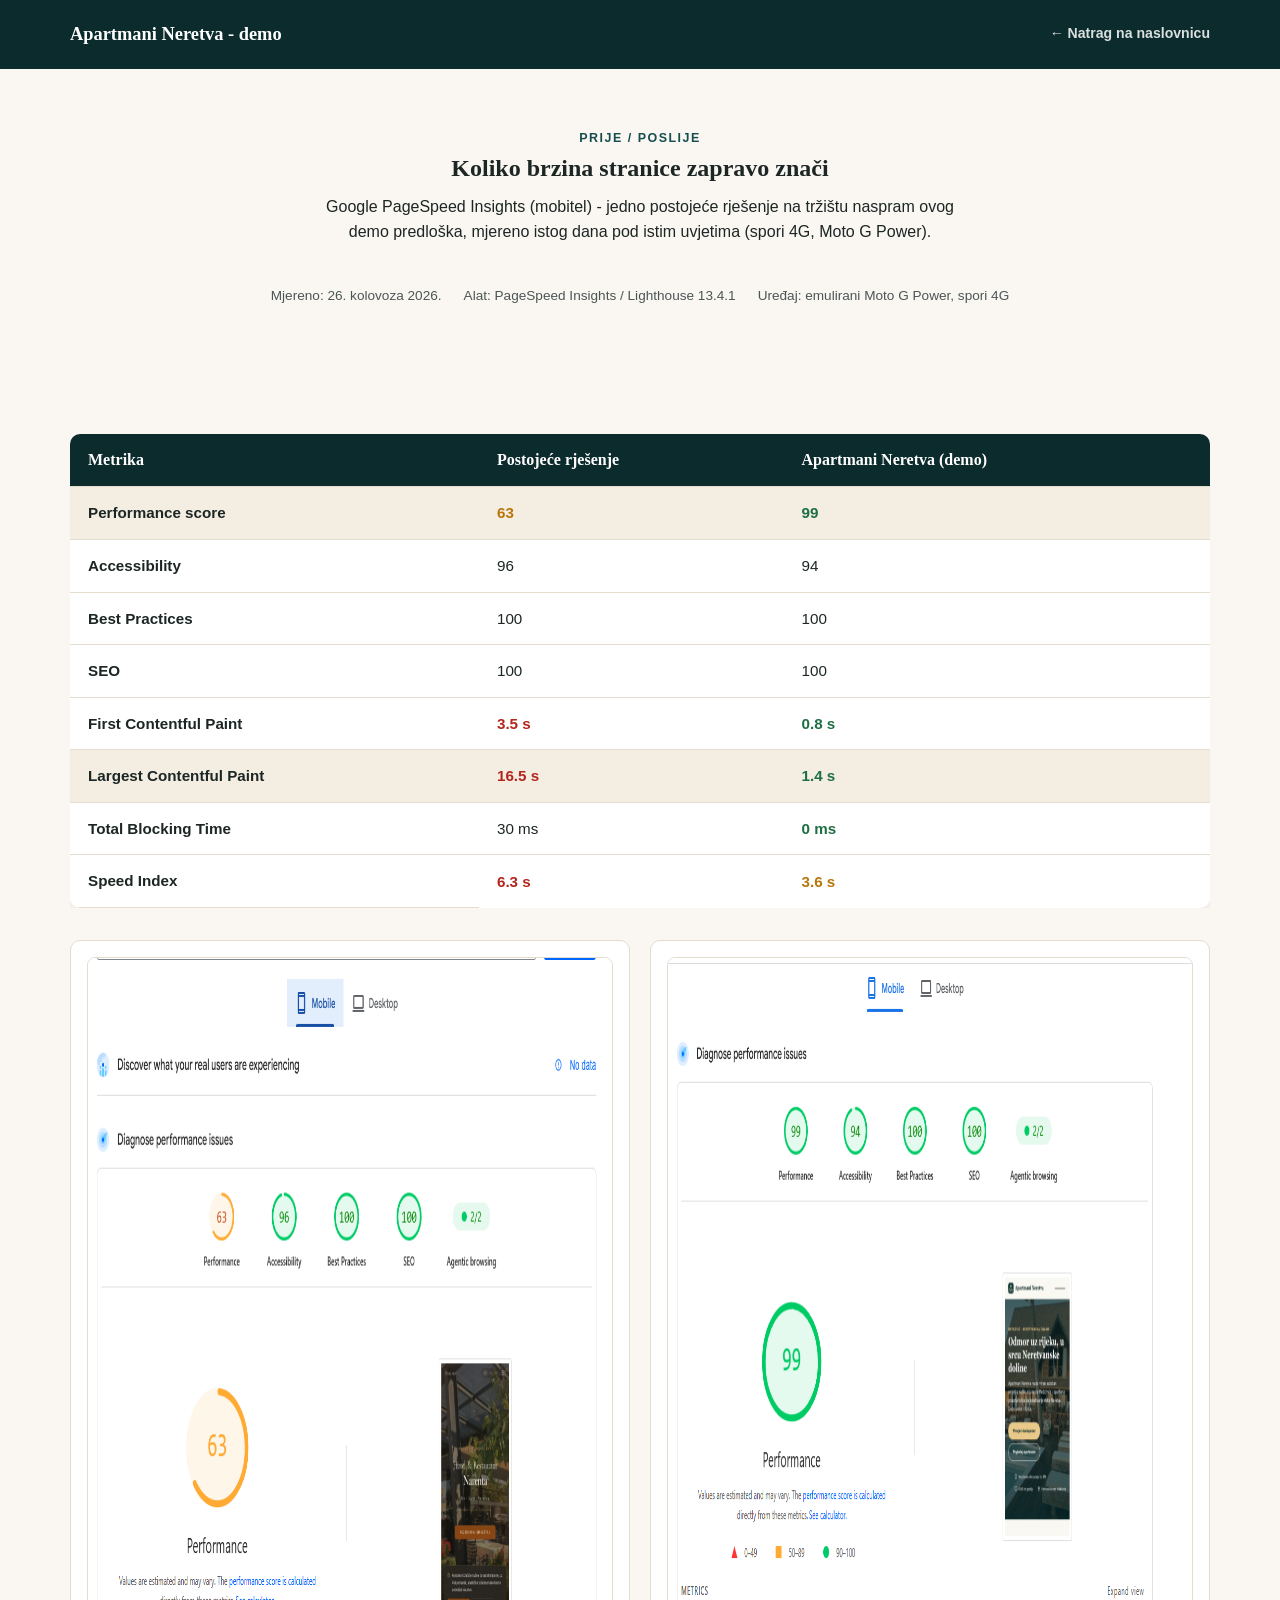
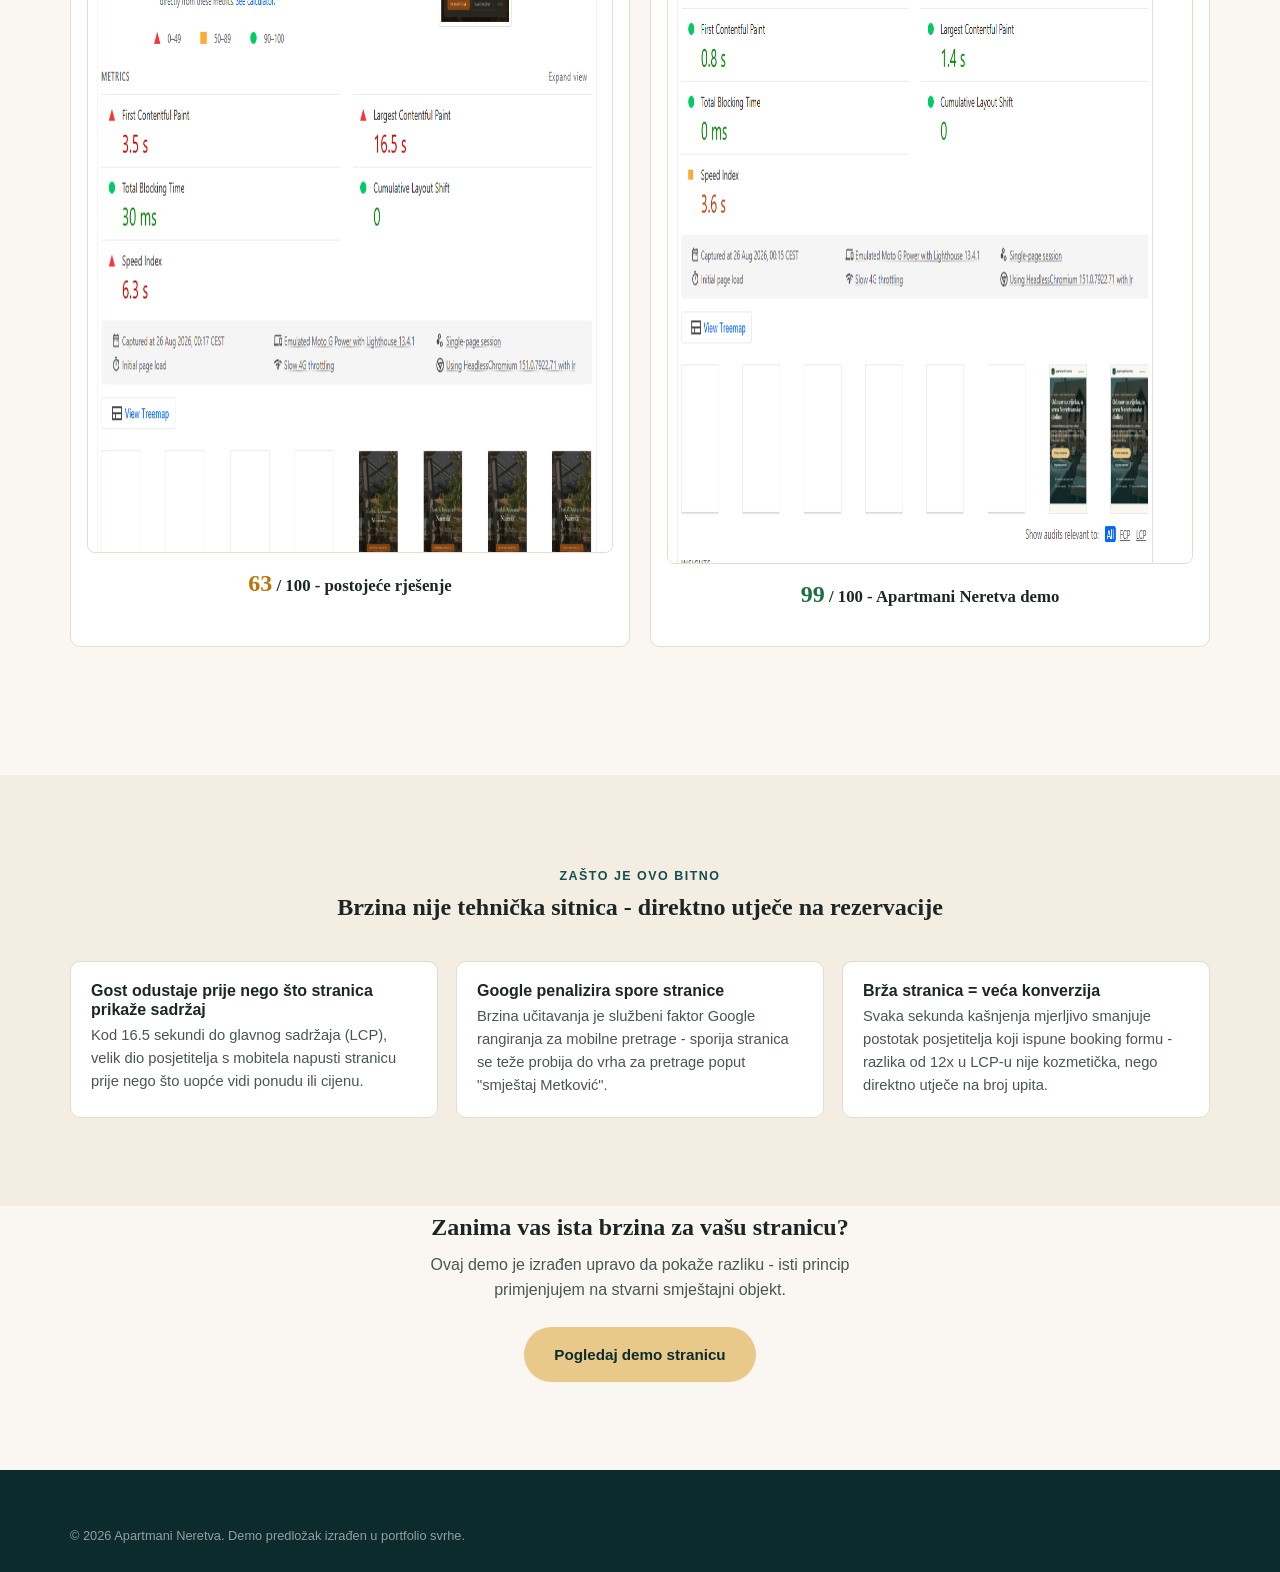
<file: usporedba.html>
<!DOCTYPE html>
<html lang="hr">
<head>
<meta charset="UTF-8">
<meta name="viewport" content="width=device-width, initial-scale=1">
<title>Prije/poslije: usporedba brzine | Apartmani Neretva demo</title>
<meta name="description" content="Usporedba Google PageSpeed rezultata - postojeće rješenje na tržištu naspram demo predloška Apartmani Neretva. Razlika u brzini učitavanja i utjecaj na goste i SEO.">
<meta name="robots" content="noindex">
<link rel="icon" type="image/svg+xml" href="favicon.svg">
<link rel="stylesheet" href="css/style.css">
</head>
<body>

<header class="simple-header">
  <div class="container">
    <span class="brand-name" style="font-family:var(--serif);font-weight:700;">Apartmani Neretva - demo</span>
    <a class="back-link" href="index.html">&larr; Natrag na naslovnicu</a>
  </div>
</header>

<main>
  <section class="compare-hero">
    <div class="container">
      <div class="section-head center">
        <p class="eyebrow">Prije / poslije</p>
        <h1 style="font-size:clamp(1.7rem,4vw+1rem,2.6rem)">Koliko brzina stranice zapravo znači</h1>
        <p>Google PageSpeed Insights (mobitel) - jedno postojeće rješenje na tržištu naspram ovog demo predloška, mjereno istog dana pod istim uvjetima (spori 4G, Moto G Power).</p>
      </div>
      <div class="compare-meta">
        <span>Mjereno: 26. kolovoza 2026.</span>
        <span>Alat: PageSpeed Insights / Lighthouse 13.4.1</span>
        <span>Uređaj: emulirani Moto G Power, spori 4G</span>
      </div>
    </div>
  </section>

  <section>
    <div class="container">
      <div class="table-scroll">
        <table class="compare-table">
          <thead>
            <tr>
              <th>Metrika</th>
              <th>Postojeće rješenje</th>
              <th>Apartmani Neretva (demo)</th>
            </tr>
          </thead>
          <tbody>
            <tr class="highlight-row">
              <th scope="row">Performance score</th>
              <td class="metric-mid">63</td>
              <td class="metric-good">99</td>
            </tr>
            <tr>
              <th scope="row">Accessibility</th>
              <td>96</td>
              <td>94</td>
            </tr>
            <tr>
              <th scope="row">Best Practices</th>
              <td>100</td>
              <td>100</td>
            </tr>
            <tr>
              <th scope="row">SEO</th>
              <td>100</td>
              <td>100</td>
            </tr>
            <tr>
              <th scope="row">First Contentful Paint</th>
              <td class="metric-bad">3.5 s</td>
              <td class="metric-good">0.8 s</td>
            </tr>
            <tr class="highlight-row">
              <th scope="row">Largest Contentful Paint</th>
              <td class="metric-bad">16.5 s</td>
              <td class="metric-good">1.4 s</td>
            </tr>
            <tr>
              <th scope="row">Total Blocking Time</th>
              <td>30 ms</td>
              <td class="metric-good">0 ms</td>
            </tr>
            <tr>
              <th scope="row">Speed Index</th>
              <td class="metric-bad">6.3 s</td>
              <td class="metric-mid">3.6 s</td>
            </tr>
          </tbody>
        </table>
      </div>

      <div class="shots-grid">
        <div class="shot-card">
          <img src="images/pagespeed-hotel-narenta-mobile.png" alt="PageSpeed Insights rezultati za postojeće rješenje na tržištu - performance 63" loading="lazy" width="1007" height="1196">
          <p class="score-line"><span class="n metric-mid">63</span> / 100 - postojeće rješenje</p>
        </div>
        <div class="shot-card">
          <img src="images/pagespeed-apartmani-neretva-mobile.png" alt="PageSpeed Insights rezultati za Apartmani Neretva demo - performance 99" loading="lazy" width="1057" height="1207">
          <p class="score-line"><span class="n metric-good">99</span> / 100 - Apartmani Neretva demo</p>
        </div>
      </div>
    </div>
  </section>

  <section style="background:var(--cream-100)">
    <div class="container">
      <div class="section-head center">
        <p class="eyebrow">Zašto je ovo bitno</p>
        <h2>Brzina nije tehnička sitnica - direktno utječe na rezervacije</h2>
      </div>
      <div class="why-grid">
        <div class="why-card">
          <h3>Gost odustaje prije nego što stranica prikaže sadržaj</h3>
          <p>Kod 16.5 sekundi do glavnog sadržaja (LCP), velik dio posjetitelja s mobitela napusti stranicu prije nego što uopće vidi ponudu ili cijenu.</p>
        </div>
        <div class="why-card">
          <h3>Google penalizira spore stranice</h3>
          <p>Brzina učitavanja je službeni faktor Google rangiranja za mobilne pretrage - sporija stranica se teže probija do vrha za pretrage poput "smještaj Metković".</p>
        </div>
        <div class="why-card">
          <h3>Brža stranica = veća konverzija</h3>
          <p>Svaka sekunda kašnjenja mjerljivo smanjuje postotak posjetitelja koji ispune booking formu - razlika od 12x u LCP-u nije kozmetička, nego direktno utječe na broj upita.</p>
        </div>
      </div>
    </div>
  </section>

  <section class="compare-cta">
    <div class="container">
      <h2>Zanima vas ista brzina za vašu stranicu?</h2>
      <p style="max-width:52ch;margin:0 auto 24px;color:var(--ink-600)">Ovaj demo je izrađen upravo da pokaže razliku - isti princip primjenjujem na stvarni smještajni objekt.</p>
      <a class="btn btn-primary" href="index.html#kontakt">Pogledaj demo stranicu</a>
    </div>
  </section>
</main>

<footer class="site-footer">
  <div class="container footer-bottom" style="border-top:none;padding-top:0;">
    <span>© 2026 Apartmani Neretva. Demo predložak izrađen u portfolio svrhe.</span>
  </div>
</footer>

</body>
</html>
</file>
<file: css/style.css>
/* Apartmani Neretva — demo landing template
   Mobile-first, no external fonts/libraries. */

:root{
  --teal-950: #0b2b2c;
  --teal-900: #0f3d3e;
  --teal-800: #164e4f;
  --sand-500: #e8c98a;
  --sand-600: #d4b06c;
  --cream-50: #faf7f2;
  --cream-100: #f3ede2;
  --ink-900: #1c2624;
  --ink-600: #4a5654;
  --ink-400: #7c8886;
  --line: #e4ddce;
  --radius: 10px;
  --shadow: 0 12px 30px -14px rgba(15, 61, 62, .35);
  --serif: Georgia, "Iowan Old Style", "Palatino Linotype", "URW Palladio L", Palatino, serif;
  --sans: -apple-system, BlinkMacSystemFont, "Segoe UI", Roboto, Helvetica, Arial, sans-serif;
  --wrap: 1180px;
}

*, *::before, *::after{ box-sizing: border-box; }
html{ scroll-behavior: smooth; }
body{
  margin: 0;
  font-family: var(--sans);
  color: var(--ink-900);
  background: var(--cream-50);
  line-height: 1.55;
  -webkit-font-smoothing: antialiased;
}
img{ max-width: 100%; display: block; }
a{ color: inherit; }
h1, h2, h3{ font-family: var(--serif); font-weight: 600; margin: 0 0 .5em; line-height: 1.15; }
p{ margin: 0 0 1em; }
.container{ width: 100%; max-width: var(--wrap); margin: 0 auto; padding: 0 20px; }
section{ padding: 64px 0; }
.eyebrow{
  display: inline-block; font-size: .78rem; letter-spacing: .12em; text-transform: uppercase;
  color: var(--teal-800); font-weight: 700; margin-bottom: .6em;
}
.section-head{ max-width: 640px; margin: 0 0 40px; }
.section-head.center{ margin-left: auto; margin-right: auto; text-align: center; }
.btn{
  display: inline-flex; align-items: center; justify-content: center; gap: .5em;
  padding: 14px 28px; border-radius: 999px; font-weight: 700; font-size: .95rem;
  text-decoration: none; border: 2px solid transparent; cursor: pointer;
  transition: transform .15s ease, box-shadow .15s ease, background-color .15s ease;
}
.btn:active{ transform: translateY(1px); }
.btn-primary{ background: var(--sand-500); color: var(--teal-950); }
.btn-primary:hover{ background: var(--sand-600); }
.btn-outline{ background: transparent; color: #fff; border-color: rgba(255,255,255,.7); }
.btn-outline:hover{ background: rgba(255,255,255,.12); }
.btn-solid{ background: var(--teal-900); color: #fff; width: 100%; }
.btn-solid:hover{ background: var(--teal-800); }

/* ---------- Header ---------- */
.site-header{
  position: sticky; top: 0; z-index: 50;
  background: rgba(250, 247, 242, .92);
  backdrop-filter: saturate(140%) blur(6px);
  border-bottom: 1px solid var(--line);
}
.site-header .container{
  display: flex; align-items: center; justify-content: space-between; height: 68px;
}
.brand{ display: flex; align-items: center; gap: 10px; text-decoration: none; }
.brand-mark{ width: 34px; height: 34px; border-radius: 8px; }
.brand-name{ font-family: var(--serif); font-weight: 700; font-size: 1.15rem; color: var(--teal-950); }
.nav-toggle{
  display: inline-flex; background: none; border: none; padding: 8px; cursor: pointer;
}
.nav-toggle span, .nav-toggle::before, .nav-toggle::after{
  content: ""; display: block; width: 22px; height: 2px; background: var(--ink-900); margin: 5px 0;
  transition: transform .2s ease, opacity .2s ease;
}
.nav-toggle span{ margin: 5px 0; }
.main-nav{
  position: fixed; inset: 68px 0 0 0; background: var(--cream-50);
  transform: translateX(100%); transition: transform .25s ease;
  overflow-y: auto;
}
.main-nav.is-open{ transform: translateX(0); }
.main-nav ul{ list-style: none; margin: 0; padding: 24px 20px; display: flex; flex-direction: column; gap: 4px; }
.main-nav a{
  display: block; padding: 14px 6px; text-decoration: none; font-weight: 600;
  color: var(--ink-900); border-bottom: 1px solid var(--line);
}
.nav-phone{
  display: none;
}
.nav-cta{ display:none; }

@media (min-width: 900px){
  .nav-toggle{ display: none; }
  .main-nav{
    position: static; inset: auto; background: none; transform: none; overflow: visible;
  }
  .main-nav ul{ flex-direction: row; padding: 0; gap: 6px; align-items: center; }
  .main-nav a{ border-bottom: none; padding: 8px 12px; font-size: .95rem; border-radius: 999px; }
  .main-nav a:hover{ background: var(--cream-100); }
  .nav-phone{
    display: inline-flex; align-items: center; gap: 6px; font-weight: 700; color: var(--teal-900);
    text-decoration: none; margin-right: 6px; white-space: nowrap;
  }
  .nav-cta{ display: inline-flex; }
  .header-right{ display: flex; align-items: center; gap: 4px; }
}

/* ---------- Hero ---------- */
.hero{
  position: relative; color: #fff; padding: 84px 0 72px;
  display: flex; align-items: center; min-height: min(78vh, 640px);
}
.hero-media{ position: absolute; inset: 0; z-index: -2; overflow: hidden; }
.hero-media img{ width: 100%; height: 100%; object-fit: cover; }
.hero-media::after{
  content: ""; position: absolute; inset: 0;
  background: linear-gradient(180deg, rgba(11,43,44,.72) 0%, rgba(11,43,44,.55) 45%, rgba(11,43,44,.85) 100%);
}
.hero .container{ position: relative; z-index: 1; }
.hero-content{ max-width: 640px; }
.hero h1{ font-size: clamp(2rem, 5vw + 1rem, 3.2rem); color: #fff; margin-bottom: .4em; }
.hero p.lead{ font-size: 1.1rem; color: rgba(255,255,255,.92); max-width: 52ch; }
.hero-actions{ display: flex; flex-wrap: wrap; gap: 12px; margin-top: 28px; }
.hero-badges{
  display: flex; flex-wrap: wrap; gap: 18px 28px; margin-top: 40px;
  font-size: .85rem; color: rgba(255,255,255,.85);
}
.hero-badges li{ display: flex; align-items: center; gap: 8px; list-style: none; }
.hero-badges svg{ width: 18px; height: 18px; flex-shrink: 0; }

/* ---------- Gallery ---------- */
.gallery-grid{
  display: grid; grid-template-columns: repeat(2, 1fr); gap: 14px;
}
.gallery-item{
  position: relative; border-radius: var(--radius); overflow: hidden; background: var(--cream-100);
  aspect-ratio: 4/3; cursor: zoom-in;
}
.gallery-item img{ width: 100%; height: 100%; object-fit: cover; transition: transform .35s ease; }
.gallery-item:hover img{ transform: scale(1.05); }
.gallery-caption{
  position: absolute; left: 0; right: 0; bottom: 0; padding: 10px 14px;
  background: linear-gradient(0deg, rgba(11,43,44,.75), transparent);
  color: #fff; font-size: .85rem; font-weight: 600;
}
@media (min-width: 700px){
  .gallery-grid{ grid-template-columns: repeat(3, 1fr); }
  .gallery-item:first-child{ grid-column: span 2; grid-row: span 2; }
}

/* Lightbox */
.lightbox{
  position: fixed; inset: 0; z-index: 100; background: rgba(11,20,20,.92);
  display: none; align-items: center; justify-content: center; padding: 24px;
}
.lightbox.is-open{ display: flex; }
.lightbox img{ max-width: min(900px, 92vw); max-height: 86vh; border-radius: 6px; }
.lightbox-close{
  position: absolute; top: 18px; right: 20px; background: none; border: none; color: #fff;
  font-size: 2rem; line-height: 1; cursor: pointer; padding: 6px 10px;
}

/* ---------- Amenities ---------- */
.amenities-grid{
  display: grid; grid-template-columns: repeat(2, 1fr); gap: 20px;
}
.amenity{
  background: #fff; border: 1px solid var(--line); border-radius: var(--radius);
  padding: 22px 18px; text-align: left;
}
.amenity svg{ width: 30px; height: 30px; color: var(--teal-800); margin-bottom: 12px; }
.amenity h3{ font-size: 1rem; font-family: var(--sans); font-weight: 700; margin-bottom: .3em; }
.amenity p{ font-size: .9rem; color: var(--ink-600); margin: 0; }
@media (min-width: 640px){ .amenities-grid{ grid-template-columns: repeat(3, 1fr); } }
@media (min-width: 980px){ .amenities-grid{ grid-template-columns: repeat(6, 1fr); } }

/* ---------- Pricing ---------- */
.bg-teal{ background: var(--teal-950); color: #fff; }
.bg-teal .section-head p{ color: rgba(255,255,255,.78); }
.pricing-grid{ display: grid; gap: 18px; grid-template-columns: 1fr; }
.price-card{
  background: rgba(255,255,255,.06); border: 1px solid rgba(255,255,255,.14);
  border-radius: var(--radius); padding: 28px 24px; position: relative;
}
.price-card.featured{ border-color: var(--sand-500); background: rgba(232,201,138,.08); }
.price-card .tag{
  position: absolute; top: -12px; right: 20px; background: var(--sand-500); color: var(--teal-950);
  font-size: .72rem; font-weight: 800; letter-spacing: .04em; text-transform: uppercase;
  padding: 5px 12px; border-radius: 999px;
}
.price-card h3{ font-size: 1.1rem; color: #fff; margin-bottom: .2em; }
.price-card .period{ font-size: .85rem; color: rgba(255,255,255,.65); margin-bottom: 14px; }
.price-amount{ font-family: var(--serif); font-size: 2.1rem; color: var(--sand-500); margin-bottom: 4px; }
.price-amount span{ font-size: 1rem; color: rgba(255,255,255,.7); font-family: var(--sans); }
.price-card ul{ list-style: none; margin: 18px 0 0; padding: 0; font-size: .9rem; color: rgba(255,255,255,.85); }
.price-card li{ padding: 6px 0; border-top: 1px solid rgba(255,255,255,.1); }
@media (min-width: 780px){ .pricing-grid{ grid-template-columns: repeat(3, 1fr); } }

/* ---------- Booking form ---------- */
.booking-grid{ display: grid; gap: 40px; grid-template-columns: 1fr; }
.booking-form{
  background: #fff; border: 1px solid var(--line); border-radius: var(--radius);
  padding: 24px; box-shadow: var(--shadow);
}
.form-row{ display: grid; gap: 14px; grid-template-columns: 1fr; margin-bottom: 14px; }
@media (min-width: 560px){ .form-row.two{ grid-template-columns: 1fr 1fr; } }
.field label{ display: block; font-size: .85rem; font-weight: 700; margin-bottom: 6px; color: var(--ink-900); }
.field input, .field select, .field textarea{
  width: 100%; padding: 12px 14px; border: 1px solid var(--line); border-radius: 8px;
  font: inherit; font-size: .95rem; background: var(--cream-50); color: var(--ink-900);
}
.field input:focus, .field select:focus, .field textarea:focus{
  outline: 2px solid var(--teal-800); outline-offset: 1px; background: #fff;
}
.field small.error{ display: none; color: #b3261e; font-size: .78rem; margin-top: 5px; }
.field.invalid input, .field.invalid select{ border-color: #b3261e; }
.field.invalid small.error{ display: block; }
.form-note{ font-size: .78rem; color: var(--ink-400); margin-top: 10px; }
.form-status{
  margin-top: 16px; padding: 14px 16px; border-radius: 8px; font-size: .9rem; font-weight: 600;
  display: none;
}
.form-status.show{ display: block; }
.form-status.success{ background: #e7f4ec; color: #1f6f43; display: block; }
.form-status.error{ background: #fbe9e7; color: #b3261e; display: block; }
.booking-info h3{ font-size: 1.05rem; }
.booking-info ul{ padding-left: 1.1em; color: var(--ink-600); font-size: .92rem; }
.booking-info li{ margin-bottom: .5em; }
@media (min-width: 900px){ .booking-grid{ grid-template-columns: 1.3fr .9fr; } }

/* ---------- Location ---------- */
.location-grid{ display: grid; gap: 24px; grid-template-columns: 1fr; align-items: center; }
.map-frame{
  border-radius: var(--radius); overflow: hidden; border: 1px solid var(--line);
  aspect-ratio: 4/3; background: var(--cream-100);
}
.map-frame iframe{ width: 100%; height: 100%; border: 0; }
.location-list{ list-style: none; padding: 0; margin: 18px 0 0; }
.location-list li{ display: flex; gap: 10px; padding: 8px 0; color: var(--ink-600); font-size: .95rem; }
.location-list svg{ width: 20px; height: 20px; flex-shrink: 0; color: var(--teal-800); margin-top: 2px; }
@media (min-width: 860px){ .location-grid{ grid-template-columns: 1fr 1fr; } }

/* ---------- Footer ---------- */
.site-footer{ background: var(--teal-950); color: rgba(255,255,255,.82); padding: 56px 0 26px; }
.footer-grid{ display: grid; gap: 32px; grid-template-columns: 1fr; margin-bottom: 36px; }
.footer-grid h4{ color: #fff; font-family: var(--sans); font-size: .95rem; margin-bottom: 12px; }
.footer-grid ul{ list-style: none; padding: 0; margin: 0; font-size: .9rem; }
.footer-grid li{ margin-bottom: 8px; }
.footer-grid a{ text-decoration: none; color: inherit; }
.footer-grid a:hover{ color: var(--sand-500); }
.footer-brand p{ max-width: 40ch; font-size: .9rem; color: rgba(255,255,255,.65); }
.social-links{ display: flex; gap: 10px; margin-top: 14px; }
.social-links a{
  width: 36px; height: 36px; border-radius: 50%; border: 1px solid rgba(255,255,255,.25);
  display: flex; align-items: center; justify-content: center;
}
.social-links a:hover{ background: rgba(255,255,255,.1); }
.social-links svg{ width: 17px; height: 17px; }
.footer-bottom{
  border-top: 1px solid rgba(255,255,255,.14); padding-top: 20px;
  font-size: .8rem; color: rgba(255,255,255,.55);
  display: flex; flex-wrap: wrap; gap: 8px; justify-content: space-between;
}
@media (min-width: 760px){ .footer-grid{ grid-template-columns: 1.4fr 1fr 1fr 1fr; } }

.skip-link{
  position: absolute; left: -999px; top: 0; background: var(--teal-900); color: #fff;
  padding: 10px 16px; z-index: 200; border-radius: 0 0 8px 0;
}
.skip-link:focus{ left: 0; }

@media (min-width: 900px){
  .hero{ min-height: 78vh; }
  section{ padding: 88px 0; }
}

/* ---------- Usporedba (before/after) page ---------- */
.simple-header{
  background: var(--teal-950); color: #fff; padding: 20px 0;
}
.simple-header .container{ display: flex; align-items: center; justify-content: space-between; }
.simple-header .brand-name{ color: #fff; }
.back-link{
  font-size: .88rem; font-weight: 700; text-decoration: none; color: rgba(255,255,255,.85);
  display: inline-flex; align-items: center; gap: 6px;
}
.back-link:hover{ color: var(--sand-500); }

.compare-hero{ padding: 56px 0 8px; text-align: center; }
.compare-hero .section-head{ margin-left: auto; margin-right: auto; }
.compare-meta{
  display: flex; flex-wrap: wrap; gap: 10px 22px; justify-content: center;
  font-size: .85rem; color: var(--ink-600); margin-top: 4px;
}

.table-scroll{ overflow-x: auto; -webkit-overflow-scrolling: touch; margin: 32px 0; }
.compare-table{
  width: 100%; border-collapse: collapse; min-width: 560px;
  background: #fff; border-radius: var(--radius); overflow: hidden;
  box-shadow: var(--shadow);
}
.compare-table th, .compare-table td{
  padding: 14px 18px; text-align: left; border-bottom: 1px solid var(--line); font-size: .95rem;
}
.compare-table thead th{
  background: var(--teal-950); color: #fff; font-family: var(--serif); font-weight: 600; font-size: 1rem;
}
.compare-table tbody tr:last-child td{ border-bottom: none; }
.compare-table tbody th{ font-weight: 700; color: var(--ink-900); white-space: nowrap; }
.metric-bad{ color: #b3261e; font-weight: 700; }
.metric-mid{ color: #b8770a; font-weight: 700; }
.metric-good{ color: #1f6f43; font-weight: 700; }
.compare-table .highlight-row th, .compare-table .highlight-row td{ background: var(--cream-100); }

.shots-grid{ display: grid; gap: 20px; grid-template-columns: 1fr; margin: 8px 0 40px; }
.shot-card{ background: #fff; border: 1px solid var(--line); border-radius: var(--radius); padding: 16px; text-align: center; }
.shot-card img{ border-radius: 8px; border: 1px solid var(--line); margin-bottom: 12px; }
.shot-card .score-line{ font-weight: 700; font-family: var(--serif); font-size: 1.05rem; }
.shot-card .score-line .n{ font-size: 1.5rem; }
@media (min-width: 760px){ .shots-grid{ grid-template-columns: 1fr 1fr; } }

.why-grid{ display: grid; gap: 18px; grid-template-columns: 1fr; }
.why-card{ background: #fff; border: 1px solid var(--line); border-radius: var(--radius); padding: 20px; }
.why-card h3{ font-size: 1rem; font-family: var(--sans); font-weight: 700; margin-bottom: .3em; }
.why-card p{ font-size: .92rem; color: var(--ink-600); margin: 0; }
@media (min-width: 760px){ .why-grid{ grid-template-columns: repeat(3, 1fr); } }

.compare-cta{ text-align: center; padding-top: 8px; }
</file>
